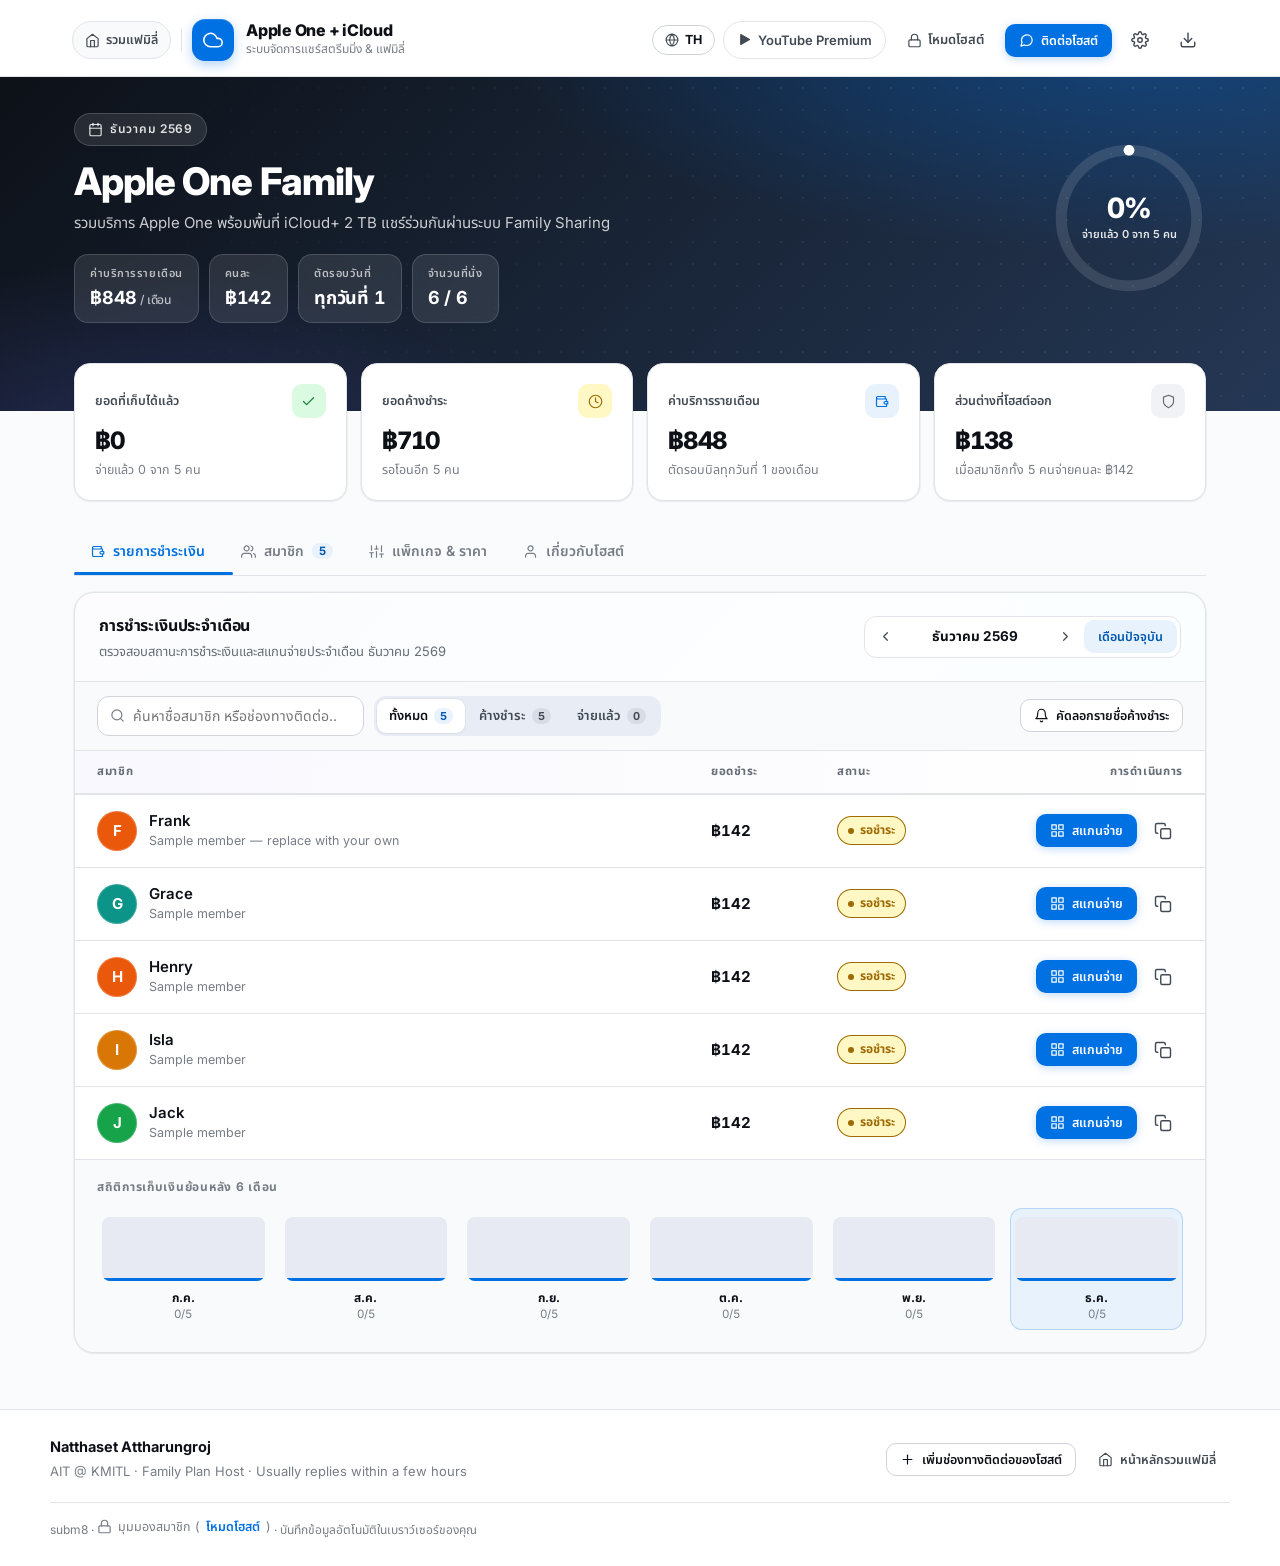
<file: apple/index.html>
<!DOCTYPE html>
<html lang="th" data-theme="apple">
<head>
  <meta charset="UTF-8">
  <meta name="viewport" content="width=device-width, initial-scale=1.0, maximum-scale=5.0, viewport-fit=cover">
  <meta name="theme-color" content="#0d1118">
  <meta name="apple-mobile-web-app-capable" content="yes">
  <meta name="apple-mobile-web-app-status-bar-style" content="black-translucent">
  <title>Apple One Family — Payments &amp; Members | subm8</title>
  <meta name="description" content="Manage your Apple One + iCloud family plan: track monthly payments, members, and contact your host.">
  <link rel="preconnect" href="https://fonts.googleapis.com">
  <link rel="preconnect" href="https://fonts.gstatic.com" crossorigin>
  <link href="https://fonts.googleapis.com/css2?family=Inter:wght@400;500;600;700;800&family=Noto+Sans+Thai:wght@400;500;600;700&display=swap" rel="stylesheet">
  <link rel="stylesheet" href="../shared/app.css">
</head>
<body>
  <div id="app"></div>
  <noscript>This app needs JavaScript to run.</noscript>
  <script src="../shared/core.js"></script>
  <script src="config.js"></script>
  <script src="../shared/site.js"></script>
</body>
</html>
</file>
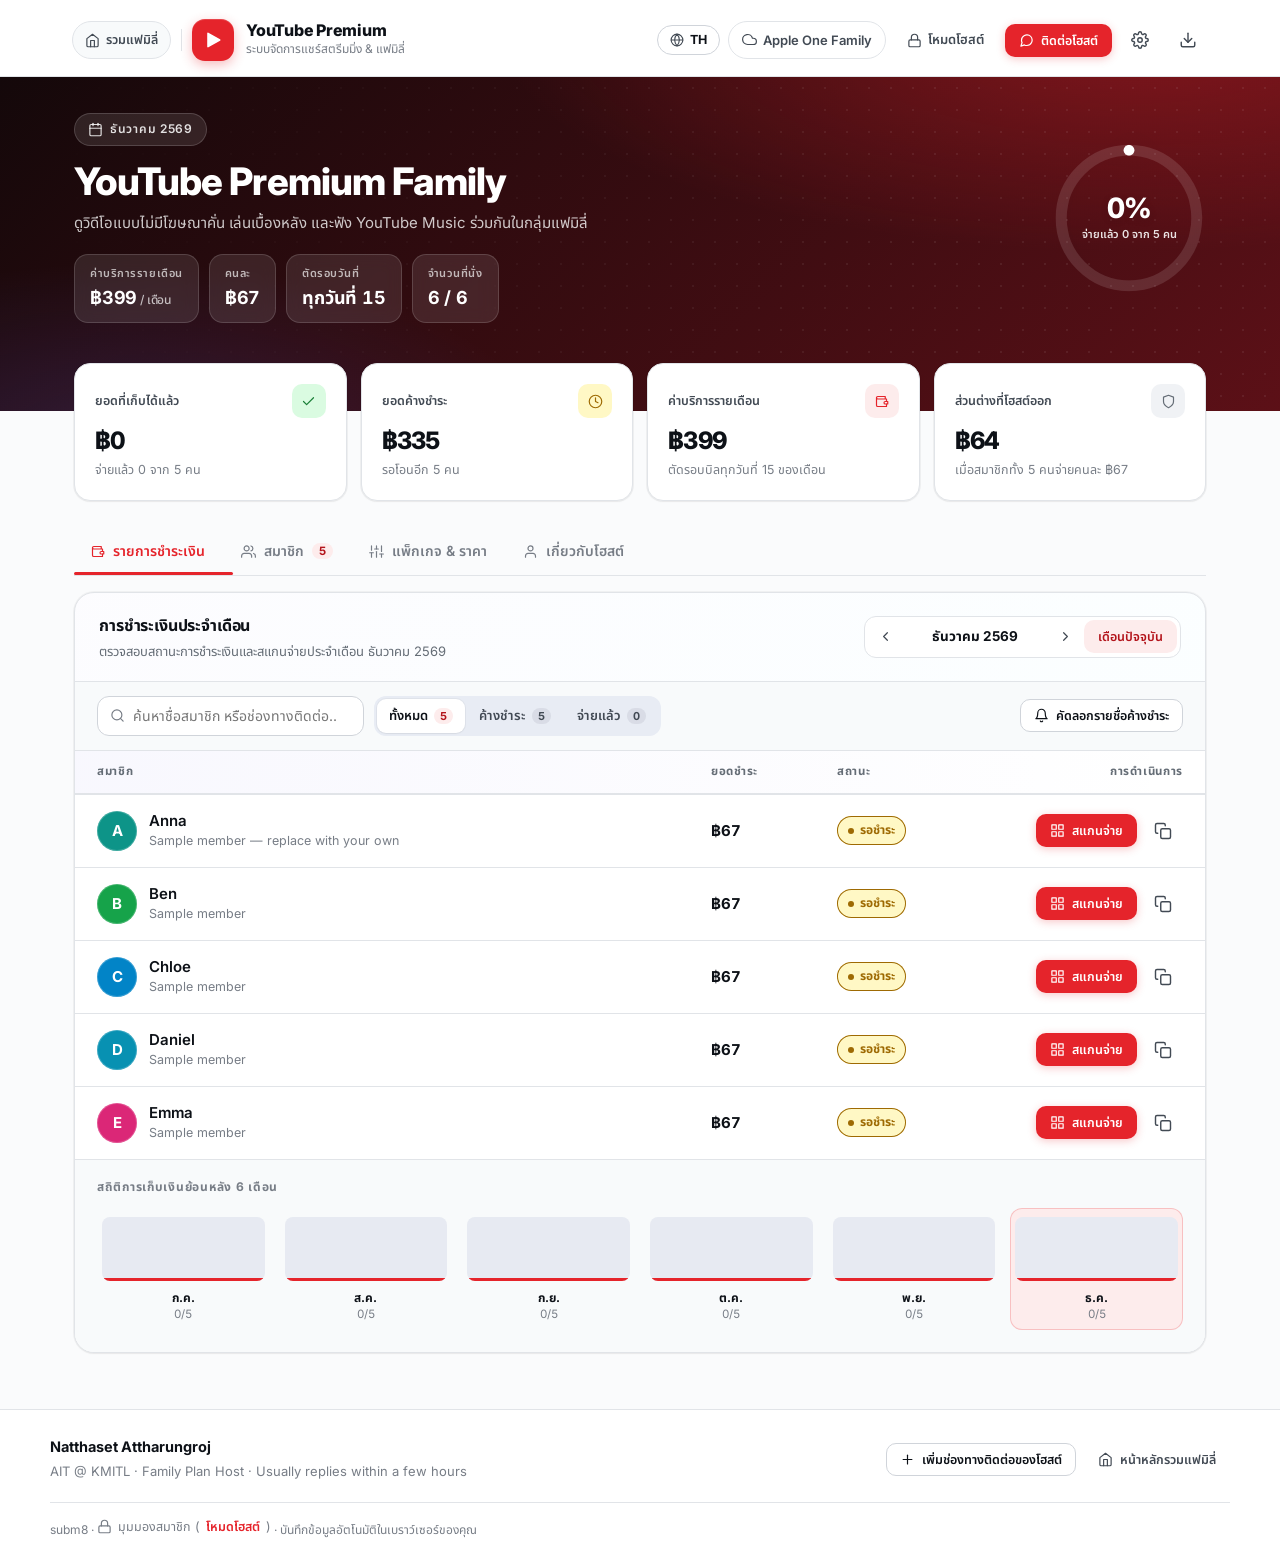
<file: youtube/index.html>
<!DOCTYPE html>
<html lang="th" data-theme="youtube">
<head>
  <meta charset="UTF-8">
  <meta name="viewport" content="width=device-width, initial-scale=1.0, maximum-scale=5.0, viewport-fit=cover">
  <meta name="theme-color" content="#14080a">
  <meta name="apple-mobile-web-app-capable" content="yes">
  <meta name="apple-mobile-web-app-status-bar-style" content="black-translucent">
  <title>YouTube Premium Family — Payments &amp; Members | subm8</title>
  <meta name="description" content="Manage your YouTube Premium family plan: track monthly payments, members, and contact your host.">
  <link rel="preconnect" href="https://fonts.googleapis.com">
  <link rel="preconnect" href="https://fonts.gstatic.com" crossorigin>
  <link href="https://fonts.googleapis.com/css2?family=Inter:wght@400;500;600;700;800&family=Noto+Sans+Thai:wght@400;500;600;700&display=swap" rel="stylesheet">
  <link rel="stylesheet" href="../shared/app.css">
</head>
<body>
  <div id="app"></div>
  <noscript>This app needs JavaScript to run.</noscript>
  <script src="../shared/core.js"></script>
  <script src="config.js"></script>
  <script src="../shared/site.js"></script>
</body>
</html>
</file>
<file: shared/app.css>
/* ==========================================================================
   subm8 — Shared Design System & Minimalist Bento UI
   Clean, modern, responsive for iPhone & desktop.
   ========================================================================== */

:root {
  --font: 'Inter', 'Noto Sans Thai', -apple-system, BlinkMacSystemFont, 'Segoe UI', sans-serif;

  --bg: #fafbfc;
  --surface: #ffffff;
  --surface-2: #f8fafb;
  --surface-3: #f0f2f5;
  --border: #e1e4e8;
  --border-strong: #d0d4da;
  --text: #0d1117;
  --text-2: #424a54;
  --text-3: #656d76;
  --muted: #777d86;

  --accent: #4f46e5;
  --accent-dark: #3730a3;
  --accent-soft: #eef0ff;
  --hero-from: #0f1428;
  --hero-to: #252a64;

  --green: #1a7f37;
  --green-soft: #dafbe1;
  --amber: #9e6a03;
  --amber-soft: #fff8c5;
  --red: #da3633;
  --red-soft: #ffebe6;

  --r-sm: 8px;
  --r-md: 12px;
  --r-lg: 16px;
  --r-xl: 20px;
  --r-pill: 999px;

  --shadow-xs: 0 0 0 1px rgba(0, 0, 0, .04), 0 1px 2px rgba(0, 0, 0, .04);
  --shadow-sm: 0 0 0 1px rgba(0, 0, 0, .05), 0 2px 8px rgba(0, 0, 0, .06);
  --shadow-md: 0 0 0 1px rgba(0, 0, 0, .05), 0 6px 16px rgba(0, 0, 0, .08);
  --shadow-lg: 0 0 0 1px rgba(0, 0, 0, .05), 0 12px 32px rgba(0, 0, 0, .12);
  --ease: cubic-bezier(.22, 1, .36, 1);
  --spring: cubic-bezier(.34, 1.56, .64, 1);
}

[data-theme="youtube"] {
  --accent: #e5242b;
  --accent-dark: #b3141b;
  --accent-soft: #fdecec;
  --hero-from: #14080a;
  --hero-to: #5c1017;
}

[data-theme="apple"] {
  --accent: #0071e3;
  --accent-dark: #0058b0;
  --accent-soft: #e8f2fd;
  --hero-from: #0d1118;
  --hero-to: #243754;
}

*, *::before, *::after {
  box-sizing: border-box;
  margin: 0;
  padding: 0;
  -webkit-tap-highlight-color: transparent;
}

html {
  scroll-behavior: smooth;
  overflow-x: hidden;
  width: 100%;
  max-width: 100vw;
  -webkit-text-size-adjust: 100%;
}

body {
  font-family: var(--font);
  background: var(--bg);
  color: var(--text);
  line-height: 1.55;
  font-size: 15px;
  -webkit-font-smoothing: antialiased;
  word-break: keep-all;
  overflow-wrap: break-word;
  min-height: 100vh;
  min-height: 100dvh;
  overflow-x: hidden;
  width: 100%;
  max-width: 100vw;
  display: flex;
  flex-direction: column;
}

h1, h2, h3, .panel-title, .bento-name, .bento-edu-title {
  text-wrap: balance;
  word-break: keep-all;
}

p, .panel-desc, .bento-bio, .site-card p, .hero p {
  text-wrap: pretty;
  word-break: keep-all;
  overflow-wrap: break-word;
}

#app { flex: 1; display: flex; flex-direction: column; width: 100%; max-width: 100vw; overflow-x: hidden; }
button { font-family: inherit; cursor: pointer; border: 0; background: none; color: inherit; touch-action: manipulation; }
a { color: inherit; text-decoration: none; touch-action: manipulation; }
:focus-visible { outline: 2px solid var(--accent); outline-offset: 2px; border-radius: 8px; }

.ic { width: 18px; height: 18px; flex: none; }
.ic.sm { width: 15px; height: 15px; }
.ic.lg { width: 22px; height: 22px; }

.container {
  width: 100%;
  max-width: 1180px;
  margin: 0 auto;
  padding-left: max(24px, env(safe-area-inset-left, 0px));
  padding-right: max(24px, env(safe-area-inset-right, 0px));
}

.text-green { color: var(--green); }
.text-amber { color: var(--amber); }

/* ---------- Top bar (with generous safe-area & edge spacing) ---------- */
.topbar {
  position: sticky;
  top: 0;
  z-index: 50;
  padding-top: max(env(safe-area-inset-top, 0px), 16px);
  padding-bottom: 12px;
  background: rgba(255, 255, 255, .88);
  backdrop-filter: saturate(180%) blur(18px);
  -webkit-backdrop-filter: saturate(180%) blur(18px);
  border-bottom: 1px solid var(--border);
}
.topbar > .container {
  padding-left: max(22px, env(safe-area-inset-left, 0px));
  padding-right: max(22px, env(safe-area-inset-right, 0px));
}
.topbar-inner {
  display: flex;
  align-items: center;
  gap: 12px;
  min-height: 48px;
}
.brand-group { display: flex; align-items: center; gap: 10px; min-width: 0; }
.hub-back {
  display: inline-flex; align-items: center; gap: 6px;
  padding: 8px 12px; border-radius: var(--r-pill);
  font-size: 12.5px; font-weight: 600; color: var(--text-2);
  background: var(--surface-2); border: 1px solid var(--border);
  transition: transform .2s var(--ease), background .15s, border-color .15s;
  white-space: nowrap;
}
.hub-back:hover { color: var(--text); border-color: var(--border-strong); background: var(--surface); transform: translateY(-1px); }
.hub-back:active { transform: scale(.95); }
.topbar-div { width: 1px; height: 22px; background: var(--border); flex: none; }

.brand { display: flex; align-items: center; gap: 12px; min-width: 0; transition: transform .2s var(--ease); }
.brand:active { transform: scale(.97); }
.brand-logo {
  width: 42px; height: 42px; border-radius: 13px; flex: none;
  display: grid; place-items: center; color: #fff;
  background: var(--accent);
  box-shadow: 0 4px 12px color-mix(in srgb, var(--accent) 30%, transparent), inset 0 1px 0 rgba(255,255,255,.15);
}
.brand-logo svg { width: 20px; height: 20px; }
.brand-name { font-weight: 800; font-size: 16px; letter-spacing: -.015em; line-height: 1.2; white-space: nowrap; }
.brand-sub { font-size: 12px; color: var(--muted); white-space: nowrap; }

.topbar-spacer { flex: 1; }
.topbar-actions { display: flex; align-items: center; gap: 8px; }

.site-switch {
  display: inline-flex; align-items: center; gap: 6px;
  padding: 8px 13px; border-radius: var(--r-pill);
  font-size: 13px; font-weight: 600; color: var(--text-2);
  border: 1px solid var(--border); background: var(--surface);
  transition: transform .2s var(--ease), border-color .15s, color .15s, box-shadow .15s;
  white-space: nowrap;
}
.site-switch:hover { border-color: var(--border-strong); color: var(--text); box-shadow: var(--shadow-xs); transform: translateY(-1px); }
.site-switch:active { transform: scale(.95); }

/* ---------- Buttons & Copy Feedback ---------- */
.btn {
  display: inline-flex; align-items: center; justify-content: center; gap: 7px;
  padding: 10px 16px; border-radius: 11px;
  font-size: 13.5px; font-weight: 600; line-height: 1.2;
  border: 1px solid transparent; white-space: nowrap;
  transition: transform .2s var(--ease), box-shadow .2s var(--ease), background .15s, border-color .15s, color .15s;
}
.btn:active { transform: scale(.96); }
.btn-primary { background: var(--accent); color: #fff; box-shadow: 0 2px 8px color-mix(in srgb, var(--accent) 25%, transparent); }
.btn-primary:hover { background: var(--accent-dark); box-shadow: 0 4px 14px color-mix(in srgb, var(--accent) 30%, transparent); transform: translateY(-1px); }
.btn-primary:active { transform: scale(.96); }
.btn-secondary { background: var(--surface); border-color: var(--border-strong); color: var(--text); }
.btn-secondary:hover { background: var(--surface-2); border-color: #bcc4d4; }
.btn-ghost { color: var(--text-2); }
.btn-ghost:hover { background: rgba(15, 23, 42, .05); color: var(--text); }
.btn-soft { background: var(--accent-soft); color: var(--accent-dark); }
.btn-soft:hover { background: color-mix(in srgb, var(--accent) 18%, white); }
.btn-success { background: var(--green); color: #fff; box-shadow: 0 2px 8px rgba(18, 161, 80, .25); }
.btn-success:hover { background: #0e8a43; }
.btn-danger { background: var(--red-soft); color: var(--red); border-color: color-mix(in srgb, var(--red) 18%, transparent); }
.btn-danger:hover { background: #fbd9dd; }
.btn-sm { padding: 8px 13px; font-size: 12.5px; border-radius: 10px; }
.btn-block { width: 100%; }
.btn[disabled] { opacity: .5; pointer-events: none; }

.icon-btn {
  width: 40px; height: 40px; border-radius: 11px;
  display: inline-grid; place-items: center; color: var(--text-2);
  transition: transform .2s var(--ease), background .15s, color .15s;
}
.icon-btn:hover { background: rgba(15, 23, 42, .06); color: var(--text); }
.icon-btn:active { transform: scale(.92); }

/* Animated Copy Button Checkmark + Tooltip Feedback ("คัดลอกแล้ว!") */
.is-copied {
  position: relative;
  color: var(--green) !important;
  background: var(--green-soft) !important;
  border-color: color-mix(in srgb, var(--green) 30%, transparent) !important;
  transform: scale(1.04);
}
.is-copied svg {
  color: var(--green) !important;
  animation: check-pop .26s var(--spring);
}
.is-copied::after {
  content: attr(data-copied-tip);
  position: absolute;
  bottom: calc(100% + 7px);
  left: 50%;
  transform: translateX(-50%);
  background: #0f172a;
  color: #ffffff;
  font-size: 11px;
  font-weight: 700;
  line-height: 1.2;
  padding: 4px 9px;
  border-radius: 7px;
  white-space: nowrap;
  pointer-events: none;
  box-shadow: var(--shadow-sm);
  z-index: 80;
  animation: tip-pop .22s var(--spring);
}
@keyframes check-pop {
  0% { transform: scale(.5) rotate(-15deg); opacity: 0; }
  100% { transform: scale(1) rotate(0); opacity: 1; }
}
@keyframes tip-pop {
  0% { opacity: 0; transform: translateX(-50%) translateY(5px) scale(.9); }
  100% { opacity: 1; transform: translateX(-50%) translateY(0) scale(1); }
}

/* ---------- Hero & Circular Progress Ring ---------- */
.hero {
  background:
    radial-gradient(900px 320px at 88% -15%, color-mix(in srgb, var(--accent) 38%, transparent), transparent 70%),
    radial-gradient(600px 260px at 10% 110%, rgba(99, 102, 241, .18), transparent 70%),
    linear-gradient(135deg, var(--hero-from), var(--hero-to));
  color: #fff;
  padding: 36px 0 88px;
  position: relative;
  overflow: hidden;
}
.hero::after {
  content: ''; position: absolute; inset: 0; pointer-events: none;
  background-image: radial-gradient(rgba(255, 255, 255, .07) 1px, transparent 1px);
  background-size: 22px 22px;
  mask-image: linear-gradient(90deg, transparent, #000 70%);
  -webkit-mask-image: linear-gradient(90deg, transparent, #000 70%);
}
.hero-inner { position: relative; z-index: 1; display: flex; align-items: center; justify-content: space-between; gap: 32px; flex-wrap: wrap; }
.hero-eyebrow {
  display: inline-flex; align-items: center; gap: 7px; font-size: 12px; font-weight: 600;
  letter-spacing: .06em; text-transform: uppercase; color: rgba(255, 255, 255, .86);
  padding: 6px 13px; border-radius: var(--r-pill); background: rgba(255, 255, 255, .1); border: 1px solid rgba(255, 255, 255, .16);
}
.hero h1 { font-size: clamp(26px, 4.2vw, 38px); font-weight: 800; letter-spacing: -.025em; line-height: 1.14; margin: 14px 0 8px; }
.hero p { color: rgba(255, 255, 255, .78); max-width: 540px; font-size: 15px; }
.hero-chips { display: flex; gap: 10px; flex-wrap: wrap; margin-top: 20px; }
.hero-chip {
  padding: 10px 15px; border-radius: 14px; background: rgba(255, 255, 255, .10);
  border: 1px solid rgba(255, 255, 255, .15); backdrop-filter: blur(8px);
  -webkit-backdrop-filter: blur(8px);
  text-align: left;
}
.hero-chip .k { font-size: 11px; color: rgba(255, 255, 255, .68); text-transform: uppercase; letter-spacing: .05em; font-weight: 600; }
.hero-chip .v { font-size: 18px; font-weight: 700; letter-spacing: -.01em; margin-top: 2px; font-variant-numeric: tabular-nums; }

/* Circular Progress Ring — centered & sized so "จ่ายแล้ว 5 จาก 5 คน" stays on 1 line */
.ring-wrap {
  position: relative;
  width: 154px;
  height: 154px;
  flex: none;
}
.ring-wrap svg {
  width: 100%;
  height: 100%;
  transform: rotate(-90deg);
  filter: drop-shadow(0 4px 12px rgba(0, 0, 0, .15));
}
.ring-bg {
  fill: none;
  stroke: rgba(255, 255, 255, .12);
  stroke-width: 7;
}
.ring-fg {
  fill: none;
  stroke: #fff;
  stroke-width: 7;
  stroke-linecap: round;
  transition: stroke-dasharray .5s var(--ease);
}
.ring-label {
  position: absolute;
  inset: 0;
  display: flex;
  flex-direction: column;
  align-items: center;
  justify-content: center;
  text-align: center;
  padding: 14px;
}
.ring-label b {
  font-size: 28px;
  font-weight: 800;
  letter-spacing: -.03em;
  line-height: 1;
  font-variant-numeric: tabular-nums;
  text-shadow: 0 2px 8px rgba(0, 0, 0, .12);
}
.ring-label span {
  font-size: 11px;
  font-weight: 600;
  color: rgba(255, 255, 255, .88);
  margin-top: 6px;
  white-space: nowrap;
  line-height: 1.2;
}

/* ---------- KPI ---------- */
.kpis {
  display: grid; grid-template-columns: repeat(4, 1fr); gap: 14px;
  margin-top: -48px; position: relative; z-index: 2;
}
.kpi {
  background: var(--surface); border: 1px solid var(--border); border-radius: var(--r-lg);
  padding: 20px; box-shadow: var(--shadow-xs);
  transition: transform .2s var(--ease), box-shadow .2s var(--ease), border-color .15s;
}
.kpi:hover { transform: translateY(-3px); box-shadow: var(--shadow-md); border-color: var(--accent); }
.kpi-top { display: flex; align-items: center; justify-content: space-between; margin-bottom: 10px; }
.kpi-label { font-size: 12.5px; font-weight: 600; color: var(--text-2); }
.kpi-ic { width: 34px; height: 34px; border-radius: 10px; display: grid; place-items: center; }
.kpi-ic.green { background: var(--green-soft); color: var(--green); }
.kpi-ic.amber { background: var(--amber-soft); color: var(--amber); }
.kpi-ic.accent { background: var(--accent-soft); color: var(--accent); }
.kpi-ic.slate { background: var(--surface-3); color: var(--text-3); }
.kpi-value { font-size: 24px; font-weight: 800; letter-spacing: -.03em; line-height: 1.1; font-variant-numeric: tabular-nums; }
.kpi-sub { font-size: 12.5px; color: var(--muted); margin-top: 6px; }

/* ==========================================================================
   "About Me" Minimalist Bento Grid Section & Avatar Easter Egg
   ========================================================================== */
.about-bento-wrap {
  margin-top: 32px;
  scroll-margin-top: 90px;
}
.about-section-head {
  display: flex; align-items: center; justify-content: space-between; margin-bottom: 14px;
}
.about-eyebrow {
  display: inline-flex; align-items: center; gap: 7px;
  font-size: 11.5px; font-weight: 700; letter-spacing: .08em; text-transform: uppercase;
  color: var(--text-2); background: var(--surface); border: 1px solid var(--border-strong);
  padding: 6px 13px; border-radius: var(--r-pill); box-shadow: var(--shadow-xs);
}
.about-eyebrow .ic { color: var(--accent); }

.bento-grid {
  display: grid;
  grid-template-columns: repeat(12, 1fr);
  gap: 16px;
}

.bento-card {
  background: var(--surface);
  border: 1px solid var(--border);
  border-radius: var(--r-xl);
  padding: 24px;
  box-shadow: var(--shadow-xs);
  position: relative;
  overflow: hidden;
  transition: transform .25s var(--ease), box-shadow .2s var(--ease), border-color .15s;
}
.bento-card:hover {
  transform: translateY(-3px);
  box-shadow: var(--shadow-md);
  border-color: var(--accent);
}

.about-bento-wrap.vibe-glow .bento-profile {
  background:
    radial-gradient(480px 220px at 100% 0%, rgba(99, 102, 241, .06), transparent 70%),
    var(--surface);
}

/* Secret Vibe Mode (unlocked after 5 quick taps on the avatar) */
.about-bento-wrap.secret-vibe-mode .bento-profile {
  border-color: #818cf8;
  background:
    radial-gradient(420px 200px at 100% 0%, rgba(168, 85, 247, .12), transparent 70%),
    radial-gradient(420px 200px at 0% 100%, rgba(56, 189, 248, .12), transparent 70%),
    var(--surface);
  box-shadow: 0 12px 34px rgba(99, 102, 241, .16);
}
.about-bento-wrap.secret-vibe-mode .bento-photo-frame {
  background: linear-gradient(135deg, #4f46e5, #ec4899, #06b6d4);
  box-shadow: 0 8px 24px rgba(236, 72, 153, .3);
}

/* 1. Profile Hero Card (7 cols) */
.bento-profile {
  grid-column: span 7;
  display: flex;
  flex-direction: column;
  justify-content: space-between;
  gap: 16px;
}
.bento-profile-top {
  display: flex;
  align-items: center;
  gap: 18px;
}
.bento-photo-frame {
  position: relative;
  width: 88px;
  height: 88px;
  border-radius: 22px;
  padding: 2.5px;
  background: linear-gradient(135deg, #4f46e5, #818cf8);
  box-shadow: 0 6px 18px rgba(79, 70, 229, .18);
  flex: none;
  cursor: pointer;
  transition: transform .22s var(--spring), box-shadow .2s;
}
.bento-photo-frame:hover {
  transform: scale(1.03);
}
.bento-photo-frame:active {
  transform: scale(.93);
}
.bento-photo-frame.avatar-wiggle {
  animation: avatar-wiggle .42s var(--spring);
}
@keyframes avatar-wiggle {
  0% { transform: scale(1) rotate(0deg); }
  25% { transform: scale(.92) rotate(-7deg); }
  60% { transform: scale(1.07) rotate(6deg); }
  80% { transform: scale(.98) rotate(-2deg); }
  100% { transform: scale(1) rotate(0deg); }
}
.bento-photo {
  width: 100%;
  height: 100%;
  object-fit: cover;
  border-radius: 19.5px;
  background: #1e1b4b;
  display: block;
  pointer-events: none;
}
.avatar-tap-badge {
  position: absolute;
  top: -6px;
  right: -6px;
  background: #4f46e5;
  color: #fff;
  font-size: 10.5px;
  font-weight: 800;
  padding: 2px 6.5px;
  border-radius: 99px;
  box-shadow: 0 4px 10px rgba(79, 70, 229, .35);
  border: 2px solid var(--surface);
  opacity: 0;
  transform: scale(.6);
  pointer-events: none;
  transition: opacity .15s, transform .2s var(--spring);
}
.avatar-tap-badge.show {
  opacity: 1;
  transform: scale(1);
}

.about-pass-trigger {
  display: inline-flex;
  align-items: center;
  gap: 6px;
  padding: 6px 12px;
  min-height: 34px;
  border-radius: var(--r-pill);
  font-size: 12px;
  font-weight: 700;
  background: var(--surface);
  color: var(--accent-dark);
  border: 1px solid color-mix(in srgb, var(--accent) 28%, var(--border));
  box-shadow: var(--shadow-xs);
  transition: transform .18s var(--ease), background .15s, border-color .15s;
}
.about-pass-trigger .ic {
  width: 14px;
  height: 14px;
  color: var(--accent);
}
.about-pass-trigger:hover {
  background: var(--accent-soft);
  border-color: var(--accent);
}
.about-pass-trigger:active {
  transform: scale(.95);
}

.bento-card.is-interactive {
  cursor: pointer;
}
.bento-card.is-interactive:active {
  transform: scale(.97);
}
.bento-tap-hint {
  font-size: 11px;
  font-weight: 600;
  color: var(--muted);
}

.bento-profile-info {
  flex: 1;
  min-width: 0;
}

/* Live Status Pill — fits & wraps cleanly without cutting off text */
.status-live-pill {
  display: inline-flex;
  align-items: center;
  gap: 8px;
  padding: 6px 12px;
  min-height: 34px;
  border-radius: var(--r-pill);
  background: #f0fdf4;
  border: 1px solid #bbf7d0;
  color: #15803d;
  font-size: 12.5px;
  font-weight: 600;
  margin-bottom: 8px;
  max-width: 100%;
  text-align: left;
  transition: transform .2s var(--ease), background .15s;
}
.status-live-pill:hover {
  background: #dcfce7;
}
.status-live-pill:active {
  transform: scale(.95);
}
.status-pulse {
  width: 7px;
  height: 7px;
  border-radius: 50%;
  background: #16a34a;
  flex: none;
  box-shadow: 0 0 0 0 rgba(22, 163, 74, .6);
  animation: pulse-green 2.2s infinite;
}
@keyframes pulse-green {
  0% { box-shadow: 0 0 0 0 rgba(22, 163, 74, .55); }
  70% { box-shadow: 0 0 0 6px rgba(22, 163, 74, 0); }
  100% { box-shadow: 0 0 0 0 rgba(22, 163, 74, 0); }
}
.status-live-text {
  line-height: 1.3;
  word-break: keep-all;
  overflow-wrap: break-word;
}

.bento-name {
  font-size: clamp(20px, 2.5vw, 24px);
  font-weight: 800;
  letter-spacing: -.025em;
  line-height: 1.2;
  color: var(--text);
}
.bento-role-row {
  display: flex;
  align-items: center;
  gap: 8px;
  flex-wrap: wrap;
  margin-top: 8px;
}
.bento-tag-chip {
  display: inline-flex;
  align-items: center;
  gap: 6px;
  padding: 4px 11px;
  border-radius: var(--r-pill);
  font-size: 12px;
  font-weight: 600;
  background: var(--surface-2);
  color: var(--text);
  border: 1px solid var(--border-strong);
}
.bento-tag-chip .ic { color: var(--accent); width: 14px; height: 14px; }
.bento-tag-chip.soft {
  background: #f8fafc;
  color: var(--text-2);
  border-color: var(--border);
}
.bento-bio {
  font-size: 14px;
  color: var(--text-2);
  line-height: 1.6;
  background: var(--surface-2);
  padding: 12px 15px;
  border-radius: 14px;
  border: 1px solid var(--border);
}

/* 2. Age & Birthday Card (5 cols) */
.bento-stat-card {
  grid-column: span 5;
  display: flex;
  flex-direction: column;
  justify-content: space-between;
  gap: 12px;
}
.bento-card-head {
  display: flex;
  align-items: center;
  justify-content: space-between;
  gap: 8px;
}
.bento-kicker {
  display: inline-flex;
  align-items: center;
  gap: 6px;
  font-size: 11px;
  font-weight: 700;
  letter-spacing: .07em;
  text-transform: uppercase;
  color: var(--muted);
}
.bento-kicker .ic { width: 14px; height: 14px; color: var(--text-2); }
.bento-mini-badge {
  font-size: 11px;
  font-weight: 700;
  padding: 3px 9px;
  border-radius: var(--r-pill);
  background: var(--surface-2);
  color: var(--text-2);
  border: 1px solid var(--border-strong);
}
.bento-mini-badge.neon {
  background: var(--accent-soft);
  color: var(--accent-dark);
  border-color: color-mix(in srgb, var(--accent) 22%, transparent);
}
.bento-age-row {
  display: flex;
  align-items: center;
  gap: 16px;
}
.bento-big-num {
  font-size: 46px;
  font-weight: 800;
  letter-spacing: -.04em;
  line-height: 1;
  color: var(--text);
  font-variant-numeric: tabular-nums;
}
.bento-age-meta b {
  display: block;
  font-size: 15.5px;
  font-weight: 700;
}
.bento-age-meta span {
  font-size: 13.5px;
  color: var(--text-2);
}
.bento-sub-pill {
  display: inline-flex;
  align-items: center;
  align-self: flex-start;
  padding: 6px 12px;
  border-radius: 10px;
  background: var(--surface-2);
  border: 1px solid var(--border);
  font-size: 12.5px;
  font-weight: 600;
  color: var(--text-2);
}

/* 3. Education Card (4 cols) */
.bento-edu-card {
  grid-column: span 4;
  display: flex;
  flex-direction: column;
  justify-content: space-between;
  gap: 10px;
}
.bento-edu-title {
  font-size: 16px;
  font-weight: 800;
  letter-spacing: -.015em;
  line-height: 1.3;
  color: var(--text);
}
.bento-edu-sub {
  font-size: 13px;
  color: var(--text-2);
  line-height: 1.45;
}
.bento-edu-tags {
  display: flex;
  gap: 6px;
  flex-wrap: wrap;
  margin-top: 4px;
}
.bento-edu-tags span {
  font-size: 11.5px;
  font-weight: 600;
  padding: 4px 10px;
  border-radius: var(--r-pill);
  background: var(--surface-2);
  border: 1px solid var(--border);
  color: var(--text-2);
}

/* 4. Minimalist Skill / Interest Pills Card (4 cols) */
.bento-stickers-card {
  grid-column: span 4;
  display: flex;
  flex-direction: column;
  justify-content: space-between;
  gap: 12px;
}
.sticker-cloud {
  display: flex;
  flex-wrap: wrap;
  gap: 8px;
}
.sticker-pill {
  display: inline-flex;
  align-items: center;
  gap: 7px;
  padding: 8px 13px;
  min-height: 38px;
  border-radius: 11px;
  font-size: 12.5px;
  font-weight: 600;
  background: var(--surface-2);
  border: 1px solid var(--border-strong);
  color: var(--text-2);
  transition: transform .2s var(--ease), background .15s, border-color .15s, color .15s;
}
.sticker-pill .ic { width: 14px; height: 14px; color: var(--muted); transition: color .15s; }
.sticker-pill:hover {
  transform: translateY(-1px);
  border-color: var(--text-2);
  color: var(--text);
}
.sticker-pill:hover .ic { color: var(--text); }
.sticker-pill:active {
  transform: scale(.95);
}
.sticker-pill.active {
  background: var(--accent-soft);
  border-color: color-mix(in srgb, var(--accent) 35%, transparent);
  color: var(--accent-dark);
}
.sticker-pill.active .ic {
  color: var(--accent);
}

/* 5. Interactive Quote & Equalizer Card (4 cols) */
.bento-vibe-card {
  grid-column: span 4;
  display: flex;
  flex-direction: column;
  justify-content: space-between;
  gap: 12px;
}
.bento-quote {
  background: var(--surface-2);
  border: 1px solid var(--border);
  border-radius: 14px;
  padding: 12px 14px;
  cursor: pointer;
  transition: transform .2s var(--ease), border-color .15s;
}
.bento-quote:hover {
  border-color: var(--border-strong);
}
.bento-quote:active {
  transform: scale(.98);
}
.bento-quote p {
  font-size: 13px;
  font-weight: 600;
  color: var(--text);
  line-height: 1.45;
}
.bento-quote footer {
  font-size: 11.5px;
  font-weight: 600;
  color: var(--muted);
  margin-top: 6px;
}

.bento-vibe-actions {
  display: flex;
  flex-wrap: wrap;
  gap: 8px;
}
.bento-btn {
  display: inline-flex;
  align-items: center;
  justify-content: center;
  gap: 6px;
  padding: 8px 12px;
  min-height: 38px;
  border-radius: 10px;
  font-size: 12.5px;
  font-weight: 600;
  background: var(--surface-2);
  border: 1px solid var(--border-strong);
  color: var(--text-2);
  transition: transform .2s var(--ease), background .15s, border-color .15s, color .15s;
}
.bento-btn .ic { width: 14px; height: 14px; }
.bento-btn:hover {
  background: var(--surface);
  border-color: var(--text-2);
  color: var(--text);
}
.bento-btn:active {
  transform: scale(.95);
}
.bento-btn.active {
  background: var(--accent-soft);
  border-color: color-mix(in srgb, var(--accent) 30%, transparent);
  color: var(--accent-dark);
}
.bento-btn.copy-btn.copied {
  background: var(--green-soft);
  border-color: color-mix(in srgb, var(--green) 30%, transparent);
  color: var(--green);
}

/* Equalizer Visualizer Bars */
.eq-bars {
  display: inline-flex;
  align-items: flex-end;
  gap: 3px;
  height: 14px;
}
.eq-bars span {
  width: 2.5px;
  height: 4px;
  border-radius: 99px;
  background: var(--muted);
  transition: height .2s;
}
.eq-bars.playing span:nth-child(1) { animation: eq-bounce .75s ease-in-out infinite alternate; }
.eq-bars.playing span:nth-child(2) { animation: eq-bounce .55s ease-in-out .15s infinite alternate; }
.eq-bars.playing span:nth-child(3) { animation: eq-bounce .68s ease-in-out .3s infinite alternate; }
.eq-bars.playing span:nth-child(4) { animation: eq-bounce .58s ease-in-out .1s infinite alternate; }
@keyframes eq-bounce {
  0% { height: 4px; background: var(--muted); }
  100% { height: 14px; background: var(--accent); }
}

.pop-anim {
  animation: spring-pop .28s var(--spring);
}
@keyframes spring-pop {
  0% { transform: scale(.95); }
  60% { transform: scale(1.02); }
  100% { transform: scale(1); }
}

/* ---------- Tabs & Smooth Moving Indicator ---------- */
.tabs {
  position: relative;
  display: flex;
  gap: 4px;
  margin: 28px 0 16px;
  border-bottom: 1px solid var(--border);
  overflow-x: auto;
  -webkit-overflow-scrolling: touch;
}
.tab {
  position: relative;
  display: inline-flex;
  align-items: center;
  gap: 8px;
  padding: 12px 16px;
  font-size: 14px;
  font-weight: 600;
  color: var(--muted);
  border-bottom: 2px solid transparent;
  margin-bottom: -1px;
  white-space: nowrap;
  transition: color .2s var(--ease), transform .18s var(--ease);
}
.tab:hover { color: var(--text); }
.tab:active { transform: scale(.96); }
.tab.active { color: var(--accent); }
.tab-indicator {
  position: absolute;
  bottom: 0;
  left: 0;
  height: 2.5px;
  background: var(--accent);
  border-radius: 99px;
  pointer-events: none;
  z-index: 2;
}
.tab .count {
  font-size: 11.5px; padding: 1px 7px; border-radius: var(--r-pill);
  background: var(--accent-soft); color: var(--accent-dark); font-weight: 700;
}

/* Smooth Tab Content Enter Animation */
.tab-stage.tab-enter {
  animation: tab-slide-in .26s var(--ease) both;
}
@keyframes tab-slide-in {
  from {
    opacity: 0;
    transform: translateY(6px);
  }
  to {
    opacity: 1;
    transform: translateY(0);
  }
}

/* ---------- Panels ---------- */
.panel {
  background: var(--surface); border: 1px solid var(--border);
  border-radius: var(--r-xl); box-shadow: var(--shadow-xs); overflow: hidden;
  transition: box-shadow .2s var(--ease);
}
.panel.anim { animation: tab-slide-in .26s var(--ease); }
.panel:hover { box-shadow: var(--shadow-sm); }

.panel-head {
  display: flex; align-items: center; justify-content: space-between; gap: 16px; flex-wrap: wrap;
  padding: 20px 24px; border-bottom: 1px solid var(--border);
  background: linear-gradient(135deg, rgba(79, 70, 229, .015), rgba(4, 211, 254, .015));
}
.panel-title { font-size: 16px; font-weight: 700; letter-spacing: -.01em; }
.panel-desc { font-size: 13px; color: var(--text-3); margin-top: 3px; }
.panel-body { padding: 24px; }

/* ---------- Month nav ---------- */
.month-nav {
  display: inline-flex; align-items: center; gap: 2px;
  border: 1px solid var(--border); border-radius: 12px; padding: 3px; background: var(--surface);
}
.month-label { min-width: 142px; text-align: center; font-weight: 700; font-size: 13.5px; padding: 0 6px; }
.month-nav .icon-btn { width: 34px; height: 34px; border-radius: 9px; }

/* ---------- Toolbar ---------- */
.toolbar {
  display: flex; align-items: center; justify-content: space-between; gap: 12px; flex-wrap: wrap;
  padding: 14px 22px; background: var(--surface-2); border-bottom: 1px solid var(--border);
}
.toolbar-left, .toolbar-right { display: flex; align-items: center; gap: 10px; flex-wrap: wrap; }

.search {
  display: flex; align-items: center; gap: 8px; min-width: 240px;
  background: var(--surface); border: 1px solid var(--border-strong); border-radius: 12px; padding: 0 12px; height: 40px;
  color: var(--muted); transition: border-color .15s, box-shadow .15s;
}
.search:focus-within { border-color: var(--accent); box-shadow: 0 0 0 3px color-mix(in srgb, var(--accent) 16%, transparent); }
.search input { border: 0; outline: 0; background: transparent; width: 100%; font: inherit; font-size: 14px; color: var(--text); }

.segmented { display: inline-flex; padding: 3px; background: #e8ecf4; border-radius: 12px; gap: 2px; }
.segmented button {
  display: inline-flex; align-items: center; gap: 6px;
  padding: 7px 12px; border-radius: 9px; font-size: 13px; font-weight: 600; color: var(--text-2);
  transition: transform .18s var(--ease), background .15s, color .15s, box-shadow .15s;
}
.segmented button:active { transform: scale(.96); }
.segmented button.active { background: var(--surface); color: var(--text); box-shadow: var(--shadow-xs); }
.seg-count {
  font-size: 11px; font-weight: 700; padding: 1px 6px; border-radius: var(--r-pill);
  background: rgba(15, 23, 42, .07); color: var(--text-2); font-variant-numeric: tabular-nums;
}
.segmented button.active .seg-count {
  background: var(--accent-soft); color: var(--accent-dark);
}

/* ---------- Rows / table ---------- */
.rows { display: flex; flex-direction: column; }
.row {
  display: grid;
  grid-template-columns: minmax(0, 2.2fr) 110px 150px minmax(180px, auto);
  align-items: center;
  gap: 16px;
  padding: 16px 22px;
  border-bottom: 1px solid var(--border);
  transition: background .15s, box-shadow .15s;
}
.row:last-child { border-bottom: 0; }
.row:not(.head):hover { background: var(--surface-3); }
.row.is-paid { background: linear-gradient(90deg, rgba(26, 127, 55, .04), transparent); }
.row.is-paid:hover { background: linear-gradient(90deg, rgba(26, 127, 55, .08), transparent); }
.row.head {
  padding-top: 12px; padding-bottom: 12px; background: linear-gradient(90deg, rgba(79, 70, 229, .04), transparent);
  font-size: 11.5px; font-weight: 700; letter-spacing: .06em; text-transform: uppercase; color: var(--text-3);
  border-bottom: 2px solid var(--border);
}
.row.members { grid-template-columns: minmax(0, 2fr) minmax(0, 1.6fr) 110px 140px; }
.row.members .acts { justify-content: flex-end; }

.who {
  display: flex;
  align-items: center;
  gap: 12px;
  flex: 1;
  min-width: 0;
}
.who-info {
  flex: 1;
  min-width: 0;
}
.avatar {
  width: 40px; height: 40px; border-radius: 50%; flex: none;
  display: grid; place-items: center; font-weight: 700; font-size: 15px; color: #fff;
  box-shadow: inset 0 0 0 1px rgba(255, 255, 255, .2);
}
.who-name {
  font-weight: 600;
  font-size: 15px;
  line-height: 1.3;
  color: var(--text);
  overflow-wrap: break-word;
}
.who-meta {
  font-size: 12.5px;
  color: var(--muted);
  white-space: nowrap;
  overflow: hidden;
  text-overflow: ellipsis;
  margin-top: 1px;
}
.amt { font-weight: 700; font-variant-numeric: tabular-nums; font-size: 15px; white-space: nowrap; }
.status-cell { display: flex; flex-direction: column; align-items: flex-start; gap: 3px; }
.paid-date { font-size: 11.5px; color: var(--muted); font-weight: 500; }
.acts { display: flex; align-items: center; gap: 6px; justify-content: flex-end; }

.badge {
  display: inline-flex; align-items: center; gap: 6px;
  padding: 5px 11px; border-radius: var(--r-pill); font-size: 12px; font-weight: 700; white-space: nowrap;
  box-shadow: inset 0 0 0 1px currentColor;
}
.badge::before { content: ''; width: 6px; height: 6px; border-radius: 50%; background: currentColor; }
.badge.paid { background: var(--green-soft); color: var(--green); }
.badge.pending { background: var(--amber-soft); color: var(--amber); animation: pulse-amber 2.5s ease-in-out infinite; }
@keyframes pulse-amber {
  0%, 100% { opacity: 1; }
  50% { opacity: 0.7; }
}

.due-pill {
  display: inline-flex; align-items: center; gap: 5px;
  padding: 3px 9px; border-radius: var(--r-pill); font-size: 11.5px; font-weight: 600;
  background: var(--surface-2); color: var(--text-2); border: 1px solid var(--border);
}

.empty { text-align: center; padding: 56px 20px; color: var(--muted); }
.empty b { display: block; color: var(--text); font-size: 15px; margin-bottom: 4px; }

/* ---------- History strip ---------- */
.history { padding: 18px 22px 22px; border-top: 1px solid var(--border); background: var(--surface-2); }
.history-title { font-size: 12px; font-weight: 700; letter-spacing: .06em; text-transform: uppercase; color: var(--muted); margin-bottom: 12px; }
.history-bars { display: grid; grid-template-columns: repeat(6, 1fr); gap: 10px; }
.hbar { text-align: center; padding: 8px 4px; border-radius: 12px; transition: transform .18s var(--ease), background .15s; border: 1px solid transparent; }
.hbar:hover { background: rgba(15, 23, 42, .04); }
.hbar:active { transform: scale(.95); }
.hbar.current { background: var(--accent-soft); border-color: color-mix(in srgb, var(--accent) 22%, transparent); }
.hbar-track { height: 64px; background: #e7eaf2; border-radius: 8px; display: flex; align-items: flex-end; overflow: hidden; }
.hbar-fill { width: 100%; background: var(--accent); border-radius: 8px; transition: height .4s var(--ease); min-height: 3px; }
.hbar-m { font-size: 12px; font-weight: 700; margin-top: 8px; }
.hbar-v { font-size: 11.5px; color: var(--muted); font-variant-numeric: tabular-nums; }

/* ---------- Plan tab ---------- */
.grid-2 { display: grid; grid-template-columns: 1.15fr 1fr; gap: 24px; }
.breakdown { background: var(--surface-2); border: 1px solid var(--border); border-radius: var(--r-md); padding: 6px 18px; }
.bk-row { display: flex; align-items: center; justify-content: space-between; gap: 12px; padding: 12px 0; border-bottom: 1px dashed var(--border-strong); font-size: 14px; }
.bk-row:last-child { border-bottom: 0; }
.bk-row span:first-child { color: var(--text-2); }
.bk-row b { font-variant-numeric: tabular-nums; }
.bk-row.total { font-size: 15.5px; }
.bk-row.total b { color: var(--accent); }
.seat-meter { margin-bottom: 14px; }
.seat-head { display: flex; justify-content: space-between; font-size: 13px; font-weight: 600; margin-bottom: 8px; }
.seat-track { height: 8px; border-radius: var(--r-pill); background: #e7eaf2; overflow: hidden; }
.seat-fill { height: 100%; border-radius: var(--r-pill); background: var(--accent); transition: width .4s var(--ease); }
.seat-fill.over { background: var(--red); }

/* ---------- Forms ---------- */
.field { margin-bottom: 16px; }
.field label { display: block; font-size: 13px; font-weight: 600; margin-bottom: 6px; color: var(--text); }
.field .hint { font-size: 12px; color: var(--muted); margin-top: 5px; }
.input, .textarea, .select {
  width: 100%; font: inherit; font-size: 14px; color: var(--text);
  background: var(--surface); border: 1px solid var(--border-strong); border-radius: 12px;
  padding: 10px 12px; transition: border-color .15s, box-shadow .15s;
}
.input[readonly], .textarea[readonly] { background: var(--surface-2); color: var(--text-2); }
.textarea { resize: vertical; min-height: 96px; line-height: 1.5; }
.input:focus, .textarea:focus, .select:focus {
  outline: 0; border-color: var(--accent); box-shadow: 0 0 0 3px color-mix(in srgb, var(--accent) 16%, transparent);
}
.input-affix { position: relative; }
.input-affix .affix { position: absolute; left: 12px; top: 50%; transform: translateY(-50%); color: var(--muted); font-weight: 600; pointer-events: none; }
.input-affix .input { padding-left: 28px; }
.field-row { display: grid; grid-template-columns: 1fr 1fr; gap: 14px; }
.section-label {
  font-size: 11.5px; font-weight: 700; letter-spacing: .08em; text-transform: uppercase; color: var(--muted);
  margin: 6px 0 12px; padding-top: 6px;
}
.section-label:not(:first-child) { margin-top: 14px; border-top: 1px solid var(--border); padding-top: 16px; }
.toggle-row { display: flex; align-items: center; justify-content: space-between; gap: 12px; padding: 12px 14px; border: 1px solid var(--border-strong); border-radius: 12px; margin-bottom: 16px; }
.toggle-row b { font-size: 14px; display: block; }
.toggle-row small { color: var(--muted); font-size: 12.5px; }
.switch { position: relative; width: 44px; height: 26px; flex: none; }
.switch input { position: absolute; opacity: 0; inset: 0; cursor: pointer; z-index: 1; }
.switch span { position: absolute; inset: 0; background: #cbd2df; border-radius: var(--r-pill); transition: background .2s; }
.switch span::after { content: ''; position: absolute; width: 20px; height: 20px; left: 3px; top: 3px; background: #fff; border-radius: 50%; box-shadow: 0 1px 3px rgba(0, 0, 0, .25); transition: transform .2s var(--spring); }
.switch input:checked + span { background: var(--accent); }
.switch input:checked + span::after { transform: translateX(18px); }

/* ---------- Modals ---------- */
.modal-overlay {
  position: fixed; inset: 0; z-index: 200; display: flex; align-items: center; justify-content: center;
  padding: 20px; background: rgba(15, 23, 42, .55); backdrop-filter: blur(5px); -webkit-backdrop-filter: blur(5px);
  animation: fade .18s ease;
}
@keyframes fade { from { opacity: 0; } to { opacity: 1; } }
.modal {
  background: var(--surface); border-radius: 24px; box-shadow: var(--shadow-lg);
  width: 100%; max-width: 520px; max-height: calc(100vh - 40px); max-height: calc(100dvh - 40px); display: flex; flex-direction: column;
  animation: pop .24s var(--spring);
}
.modal.wide { max-width: 640px; }
.modal-sheet-bar { display: none; }
@keyframes pop { from { opacity: 0; transform: translateY(12px) scale(.97); } to { opacity: 1; transform: none; } }
.modal-head { display: flex; align-items: center; justify-content: space-between; padding: 20px 24px 14px; }
.modal-head h2 { font-size: 18px; font-weight: 700; letter-spacing: -.01em; }
.modal-head p { font-size: 13px; color: var(--muted); margin-top: 2px; }
.modal-body { padding: 4px 24px 20px; overflow-y: auto; -webkit-overflow-scrolling: touch; }
.modal-foot { display: flex; justify-content: flex-end; gap: 10px; padding: 14px 24px; border-top: 1px solid var(--border); background: var(--surface-2); border-radius: 0 0 24px 24px; }

/* ---------- About Me & Secret Vibe Popups ---------- */
.about-popup-overlay.closing {
  opacity: 0;
  transition: opacity .18s ease;
}
.about-popup-overlay.closing .about-popup-modal {
  transform: translateY(14px) scale(.96);
  opacity: 0;
  transition: transform .18s ease, opacity .18s ease;
}
.about-popup-modal {
  max-width: 470px;
  border: 1px solid var(--border);
  overflow: hidden;
}
.about-popup-modal.secret-holo-modal {
  border-color: rgba(129, 140, 248, .55);
  box-shadow: 0 24px 64px rgba(79, 70, 229, .28), 0 0 0 1px rgba(168, 85, 247, .2);
}
.about-popup-head {
  display: flex;
  align-items: center;
  justify-content: space-between;
  gap: 12px;
  padding: 18px 22px 12px;
}
.about-popup-body {
  padding: 4px 22px 20px;
}
.about-popup-foot {
  padding: 12px 22px;
}
.holo-pass-badge {
  display: inline-flex;
  align-items: center;
  gap: 7px;
  padding: 5px 11px;
  border-radius: var(--r-pill);
  font-size: 11px;
  font-weight: 800;
  letter-spacing: .06em;
  text-transform: uppercase;
  background: var(--surface-2);
  color: var(--text-2);
  border: 1px solid var(--border-strong);
}
.holo-pass-badge .ic {
  width: 14px;
  height: 14px;
  color: var(--accent);
}
.holo-pass-badge.secret {
  background: linear-gradient(135deg, rgba(79, 70, 229, .12), rgba(236, 72, 153, .12));
  color: #4f46e5;
  border-color: rgba(129, 140, 248, .4);
}
.holo-id-card {
  border-radius: 20px;
  padding: 18px;
  background:
    radial-gradient(360px 180px at 100% 0%, rgba(99, 102, 241, .08), transparent 70%),
    var(--surface-2);
  border: 1px solid var(--border-strong);
  display: flex;
  flex-direction: column;
  gap: 14px;
}
.holo-id-card.is-secret {
  background:
    radial-gradient(360px 180px at 100% 0%, rgba(236, 72, 153, .14), transparent 70%),
    radial-gradient(360px 180px at 0% 100%, rgba(56, 189, 248, .12), transparent 70%),
    linear-gradient(160deg, #ffffff, #f8fafc);
  border-color: rgba(129, 140, 248, .45);
}
.holo-id-top {
  display: flex;
  align-items: center;
  gap: 14px;
}
.holo-avatar-wrap {
  width: 68px;
  height: 68px;
  border-radius: 18px;
  padding: 2.5px;
  background: linear-gradient(135deg, #4f46e5, #ec4899, #06b6d4);
  flex: none;
  box-shadow: 0 6px 18px rgba(79, 70, 229, .22);
}
.holo-avatar {
  width: 100%;
  height: 100%;
  object-fit: cover;
  border-radius: 15.5px;
  background: #1e1b4b;
  display: block;
}
.holo-id-meta {
  flex: 1;
  min-width: 0;
}
.holo-pass-id {
  display: inline-block;
  font-family: ui-monospace, 'SF Mono', Menlo, monospace;
  font-size: 11px;
  font-weight: 700;
  color: var(--accent);
  letter-spacing: .04em;
  margin-bottom: 2px;
}
.holo-id-meta h3 {
  font-size: 18.5px;
  font-weight: 800;
  letter-spacing: -.02em;
  line-height: 1.2;
}
.holo-id-meta p {
  font-size: 12.5px;
  color: var(--text-2);
  margin-top: 3px;
}
.holo-status-bar {
  display: flex;
  align-items: center;
  gap: 8px;
  padding: 8px 12px;
  border-radius: 12px;
  background: #f0fdf4;
  border: 1px solid #bbf7d0;
  color: #15803d;
  font-size: 12.5px;
  font-weight: 600;
}
.holo-stats-grid {
  display: grid;
  grid-template-columns: repeat(2, 1fr);
  gap: 10px;
}
.holo-stat {
  background: var(--surface);
  border: 1px solid var(--border);
  border-radius: 14px;
  padding: 10px 12px;
}
.holo-stat .k {
  display: block;
  font-size: 10.5px;
  font-weight: 700;
  letter-spacing: .06em;
  text-transform: uppercase;
  color: var(--muted);
}
.holo-stat .v {
  display: block;
  font-size: 13.5px;
  font-weight: 700;
  color: var(--text);
  margin-top: 2px;
}
.holo-quote {
  margin: 0;
  padding: 12px 14px;
  border-radius: 14px;
  background: var(--surface);
  border: 1px solid var(--border);
  cursor: pointer;
  transition: border-color .15s, transform .18s var(--ease);
}
.holo-quote:hover {
  border-color: var(--accent);
}
.holo-quote:active {
  transform: scale(.98);
}
.holo-quote p {
  font-size: 13px;
  font-weight: 600;
  color: var(--text);
  line-height: 1.45;
}
.holo-quote footer {
  font-size: 11px;
  font-weight: 600;
  color: var(--muted);
  margin-top: 5px;
}

.popup-spotlight-hero {
  display: flex;
  align-items: center;
  gap: 16px;
  padding: 16px;
  border-radius: 18px;
  background: var(--surface-2);
  border: 1px solid var(--border);
  margin-bottom: 12px;
}
.popup-big-badge {
  width: 64px;
  height: 64px;
  border-radius: 18px;
  background: var(--accent-soft);
  color: var(--accent-dark);
  display: grid;
  place-items: center;
  font-size: 28px;
  font-weight: 800;
  flex: none;
}
.popup-spotlight-hero h3 {
  font-size: 18px;
  font-weight: 800;
}
.popup-spotlight-hero p {
  font-size: 13px;
  color: var(--text-2);
  margin-top: 2px;
}
.popup-edu-card {
  padding: 18px;
  border-radius: 18px;
  background: var(--surface-2);
  border: 1px solid var(--border);
}
.popup-edu-card h3 {
  font-size: 17px;
  font-weight: 800;
  margin-top: 10px;
  line-height: 1.3;
}
.popup-edu-card > p {
  font-size: 13.5px;
  color: var(--text-2);
  margin-top: 4px;
}
.popup-divider {
  height: 1px;
  background: var(--border);
  margin: 14px 0;
}
.popup-kicker {
  font-size: 11px;
  font-weight: 700;
  letter-spacing: .06em;
  text-transform: uppercase;
  color: var(--muted);
  margin-bottom: 10px;
}
.popup-chip-cloud {
  display: flex;
  flex-wrap: wrap;
  gap: 7px;
}
.popup-chip-cloud span {
  font-size: 12px;
  font-weight: 600;
  padding: 5px 11px;
  border-radius: var(--r-pill);
  background: var(--surface);
  border: 1px solid var(--border-strong);
  color: var(--text);
}
.popup-sticker-title {
  display: flex;
  align-items: center;
  gap: 12px;
}
.popup-sticker-title h3 {
  margin-top: 0;
}
.popup-sticker-title small {
  display: block;
  font-size: 12.5px;
  color: var(--text-2);
  margin-top: 2px;
}
.popup-sticker-ic {
  width: 46px;
  height: 46px;
  border-radius: 14px;
  background: var(--accent-soft);
  color: var(--accent);
  display: grid;
  place-items: center;
  flex: none;
}
.popup-sticker-desc {
  margin-top: 12px !important;
  line-height: 1.55;
}

/* ---------- Contact (Clean Email & Text Wrapping) ---------- */
.host-card { display: flex; align-items: center; gap: 14px; padding: 16px; border-radius: var(--r-md); background: var(--accent-soft); margin-bottom: 18px; }
.host-card .avatar { width: 52px; height: 52px; font-size: 20px; background: var(--accent); }
.host-card b { font-size: 16px; display: block; }
.host-card span { font-size: 13px; color: var(--text-2); }
.contact-list { display: flex; flex-direction: column; gap: 10px; }
.contact-grid { display: grid; grid-template-columns: repeat(auto-fill, minmax(260px, 1fr)); gap: 12px; }
.contact-item {
  display: flex;
  align-items: center;
  gap: 12px;
  padding: 12px 14px;
  border: 1px solid var(--border);
  border-radius: 16px;
  transition: transform .2s var(--ease), border-color .15s, box-shadow .15s;
  background: var(--surface);
}
.contact-item:hover { border-color: var(--accent); box-shadow: var(--shadow-sm); transform: translateY(-2px); }
.contact-item:active { transform: scale(.98); }
.contact-link {
  flex: 1;
  min-width: 0;
  display: flex;
  align-items: center;
  gap: 12px;
  color: inherit;
}
.contact-ic { width: 40px; height: 40px; border-radius: 12px; display: grid; place-items: center; flex: none; color: #fff; }
.contact-ic.line { background: #06c755; }
.contact-ic.phone { background: #2563eb; }
.contact-ic.mail { background: #7c3aed; }
.contact-ic.fb { background: #1877f2; }
.contact-ic.ig { background: linear-gradient(135deg, #f58529, #dd2a7b 55%, #8134af); }
.contact-main {
  flex: 1;
  min-width: 0;
  overflow: hidden;
}
.contact-main small {
  display: block;
  font-size: 11px;
  color: var(--muted);
  text-transform: uppercase;
  letter-spacing: .06em;
  font-weight: 600;
}
.contact-main b {
  display: block;
  font-size: 14px;
  word-break: keep-all;
  overflow-wrap: break-word;
  line-height: 1.35;
}
.contact-main b.email-val {
  font-size: clamp(12.5px, 3.2vw, 14px);
  white-space: nowrap;
  overflow: hidden;
  text-overflow: ellipsis;
  word-break: normal;
  letter-spacing: -0.01em;
}
.contact-item.unset { opacity: .55; border-style: dashed; }
.contact-item.unset:hover { transform: none; box-shadow: none; border-color: var(--border); }
.contact-note { display: flex; align-items: center; gap: 8px; margin-top: 16px; font-size: 13px; color: var(--text-2); background: var(--surface-2); padding: 10px 12px; border-radius: 12px; }

/* ---------- Bill / QR ---------- */
.bill { background: var(--surface-2); border: 1px solid var(--border); border-radius: 16px; padding: 16px; margin-bottom: 14px; }
.bill-head { display: flex; align-items: center; gap: 12px; margin-bottom: 12px; }
.bill-line { display: flex; justify-content: space-between; font-size: 13.5px; padding: 5px 0; color: var(--text-2); }
.bill-total { display: flex; justify-content: space-between; align-items: center; border-top: 1px dashed var(--border-strong); padding-top: 12px; margin-top: 6px; font-weight: 600; gap: 12px; flex-wrap: wrap; }
.bill-total-right { display: flex; align-items: center; gap: 10px; }
.bill-total b { font-size: 24px; color: var(--accent); letter-spacing: -.02em; font-variant-numeric: tabular-nums; }
.qr-card { border: 1px solid var(--border); border-radius: 16px; padding: 18px; text-align: center; margin-bottom: 14px; background: var(--surface); }
.qr-badge { display: inline-block; background: #003764; color: #fff; font-size: 12px; font-weight: 700; letter-spacing: .06em; padding: 4px 12px; border-radius: var(--r-pill); margin-bottom: 12px; }
.qr-card .qr-img { display: block; margin: 0 auto; border: 1px solid var(--border); border-radius: 14px; padding: 8px; background: #fff; max-width: 100%; }
.qr-meta { margin-top: 12px; font-size: 13px; color: var(--text-2); display: flex; flex-direction: column; gap: 4px; }
.qr-meta .line { display: flex; justify-content: center; align-items: center; gap: 8px; }
.qr-meta b { font-family: ui-monospace, 'SF Mono', Menlo, monospace; color: var(--text); font-size: 13.5px; }
.qr-fallback { padding: 24px 16px; color: var(--text-2); font-size: 13.5px; background: var(--surface-2); border-radius: 12px; }

.reminder-details {
  border: 1px solid var(--border); border-radius: 16px; background: var(--surface-2); overflow: hidden;
}
.reminder-details summary {
  list-style: none; display: flex; align-items: center; justify-content: space-between; gap: 10px;
  padding: 10px 14px; font-size: 13px; font-weight: 600; color: var(--text-2); cursor: pointer;
  user-select: none;
}
.reminder-details summary::-webkit-details-marker { display: none; }
.reminder-details summary > span:first-child { display: inline-flex; align-items: center; gap: 7px; }
.reminder-body { padding: 0 14px 14px; }

/* ---------- Footer ---------- */
.footer { margin-top: 56px; background: var(--surface); border-top: 1px solid var(--border); }
.footer-inner {
  display: flex; justify-content: space-between; align-items: center; gap: 20px; flex-wrap: wrap;
  padding: 26px 0 calc(26px + env(safe-area-inset-bottom, 0px));
}
.footer-brand b { display: block; font-size: 14.5px; }
.footer-brand span { font-size: 13px; color: var(--muted); }
.footer-links { display: flex; gap: 8px; flex-wrap: wrap; }
.footer-copy { width: 100%; font-size: 12px; color: var(--muted); border-top: 1px solid var(--border); padding-top: 14px; }

/* ---------- Toasts ---------- */
.toasts {
  position: fixed;
  right: max(20px, env(safe-area-inset-right, 0px));
  bottom: calc(20px + env(safe-area-inset-bottom, 0px));
  z-index: 400;
  display: flex;
  flex-direction: column;
  gap: 10px;
  pointer-events: none;
}
.toast {
  display: flex; align-items: center; gap: 10px; background: #0f172a; color: #fff;
  padding: 12px 16px; border-radius: 14px; font-size: 14px; font-weight: 600;
  box-shadow: var(--shadow-md); pointer-events: auto; animation: toast-in .28s var(--spring);
  transition: opacity .2s, transform .2s;
}
.toast .ic { color: #4ade80; }
.toast.vibe { background: linear-gradient(135deg, #1e1b4b, #4338ca); border: 1px solid rgba(165, 180, 252, .35); }
.toast.vibe .ic { color: #c084fc; }
.toast.error .ic { color: #f87171; }
@keyframes toast-in { from { opacity: 0; transform: translateY(14px) scale(.95); } to { opacity: 1; transform: none; } }

/* ---------- Hub / landing ---------- */
.hub-hero { text-align: center; padding: 54px 0 96px; }
.hub-hero .hero-inner { justify-content: center; }
.hub-hero p { margin: 0 auto; }
.hub-grid { display: grid; grid-template-columns: repeat(2, 1fr); gap: 20px; margin-top: -58px; position: relative; z-index: 2; }
.hub-contact { margin-top: 28px; }

.site-card {
  background: var(--surface); border: 1px solid var(--border); border-radius: var(--r-xl); padding: 24px;
  box-shadow: var(--shadow-xs); display: flex; flex-direction: column; gap: 18px;
  transition: transform .24s var(--spring), box-shadow .2s var(--ease), border-color .15s;
}
.site-card:hover { transform: translateY(-4px) scale(1.01); box-shadow: var(--shadow-md); border-color: var(--accent); }
.site-card:active { transform: scale(.98); }
.site-card-top { display: flex; align-items: flex-start; gap: 16px; }
.site-card .brand-logo { width: 52px; height: 52px; border-radius: 15px; margin-top: 2px; }
.site-card .brand-logo svg { width: 26px; height: 26px; }
.site-card-heading { flex: 1; min-width: 0; }
.site-card-badges { display: flex; align-items: center; gap: 8px; flex-wrap: wrap; margin-bottom: 8px; }
.site-card h2 { font-size: 20px; letter-spacing: -.02em; line-height: 1.2; }
.site-card p { color: var(--text-2); font-size: 14px; margin-top: 4px; }

.site-progress {
  background: var(--surface-2); border: 1px solid var(--border); border-radius: 14px; padding: 11px 14px;
}
.site-progress-head {
  display: flex; justify-content: space-between; align-items: center; font-size: 12.5px; color: var(--text-2); margin-bottom: 7px; font-weight: 500;
}
.site-progress-head b { color: var(--text); font-weight: 700; }

.site-stats { display: grid; grid-template-columns: repeat(3, 1fr); gap: 10px; }
.site-stat { background: var(--surface-2); border: 1px solid var(--border); border-radius: 14px; padding: 12px; }
.site-stat .k { font-size: 11px; color: var(--muted); text-transform: uppercase; letter-spacing: .05em; font-weight: 600; }
.site-stat .v { font-size: 18.5px; font-weight: 800; letter-spacing: -.02em; margin-top: 2px; font-variant-numeric: tabular-nums; }

/* ---------- Host Mode & PIN Security ---------- */
.host-pill {
  display: inline-flex; align-items: center; gap: 6px;
  padding: 7px 12px; border-radius: var(--r-pill);
  font-size: 13px; font-weight: 600;
}
.host-pill.unlocked {
  background: var(--accent-soft); color: var(--accent-dark);
  border: 1px solid color-mix(in srgb, var(--accent) 25%, transparent);
}
.host-pill.unlocked:hover {
  background: color-mix(in srgb, var(--accent) 20%, white);
}
.lang-pill {
  display: inline-flex; align-items: center; justify-content: center; gap: 6px;
  padding: 7px 12px; border-radius: var(--r-pill);
  font-size: 12.5px; font-weight: 700;
  border: 1px solid var(--border-strong); background: var(--surface);
  color: var(--text); transition: transform .2s var(--ease), border-color .15s, background .15s; cursor: pointer;
  line-height: 1; white-space: nowrap;
}
.lang-pill .ic { width: 14px; height: 14px; color: var(--text-2); }
.lang-pill:hover {
  border-color: var(--accent); background: var(--surface-2); box-shadow: var(--shadow-xs); color: var(--accent);
}
.lang-pill:hover .ic { color: var(--accent); }
.lang-pill:active { transform: scale(.94); }

.banner-locked {
  display: flex; align-items: center; justify-content: space-between; gap: 12px; flex-wrap: wrap;
  background: var(--surface-2); border: 1px solid var(--border); border-radius: 14px;
  padding: 12px 16px; margin-bottom: 16px; font-size: 13.5px; color: var(--text-2);
}
.banner-locked strong { color: var(--text); }
.pin-input {
  font-size: 24px; letter-spacing: 0.35em; text-align: center; font-weight: 700;
  max-width: 240px; margin: 12px auto; display: block;
}
.pin-note { text-align: center; font-size: 13px; color: var(--muted); margin-bottom: 16px; }
.mode-tag { display: inline-flex; align-items: center; gap: 6px; font-size: 12.5px; color: var(--muted); }
.mode-tag a { color: var(--accent); font-weight: 600; }
.mode-tag.unlocked { color: var(--accent-dark); font-weight: 600; }

/* ==========================================================================
   Responsive & iPhone Optimization (iPhone 13/14/15/16 Pro & Max)
   ========================================================================== */
.tabs { scrollbar-width: none; }
.tabs::-webkit-scrollbar { display: none; }

/* Laptop / tablet landscape */
@media (max-width: 1024px) {
  .kpis { grid-template-columns: repeat(2, 1fr); }
  .grid-2 { grid-template-columns: 1fr; }
  .brand-sub { display: none; }
  .bento-profile { grid-column: span 12; }
  .bento-stat-card { grid-column: span 6; }
  .bento-edu-card { grid-column: span 6; }
  .bento-stickers-card { grid-column: span 6; }
  .bento-vibe-card { grid-column: span 6; }
}

/* Tablet portrait and mobile: stack list rows cleanly so names NEVER truncate */
@media (max-width: 860px) {
  .row.head { display: none; }

  .row, .row.members {
    display: flex;
    flex-wrap: wrap;
    align-items: center;
    gap: 10px 12px;
    padding: 15px 16px;
  }

  /* Line 1: Member Avatar + Full Name (flex: 1) on left, Price on right */
  .row > .who {
    flex: 1 1 calc(100% - 95px);
    min-width: 0;
  }
  .row > .amt {
    flex: 0 0 auto;
    margin-left: auto;
    text-align: right;
    font-size: 15.5px;
  }

  /* Line 2: Status badge on left, compact action buttons on right */
  .row > .status-cell {
    flex: 1 1 auto;
    flex-direction: row;
    align-items: center;
    gap: 8px;
    min-width: 0;
  }
  .row > .acts {
    flex: 0 0 auto;
    margin-left: auto;
    gap: 6px;
  }

  /* Members tab row layout */
  .row.members > .who {
    flex: 1 1 calc(100% - 95px);
    min-width: 0;
  }
  .row.members > :nth-child(2) {
    order: 3;
    flex: 1 1 auto;
    min-width: 0;
  }
  .row.members > .amt {
    order: 2;
    flex: 0 0 auto;
    margin-left: auto;
  }
  .row.members > .acts {
    order: 4;
    flex: 0 0 auto;
    margin-left: auto;
  }

  .hub-grid { grid-template-columns: 1fr; }
  .field-row { grid-template-columns: 1fr 1fr; }
}

/* Large phones / small tablets */
@media (max-width: 760px) {
  .container {
    padding-left: max(18px, env(safe-area-inset-left, 0px));
    padding-right: max(18px, env(safe-area-inset-right, 0px));
  }
  .topbar {
    padding-top: max(env(safe-area-inset-top, 0px), 16px);
    padding-bottom: 10px;
  }
  .topbar > .container {
    padding-left: max(18px, env(safe-area-inset-left, 0px));
    padding-right: max(18px, env(safe-area-inset-right, 0px));
  }
  .topbar-inner { height: auto; min-height: 46px; flex-wrap: wrap; row-gap: 8px; }
  .topbar-actions { margin-left: auto; }
  .site-switch span, .hub-back span { display: none; }
  .site-switch, .hub-back { width: 40px; height: 40px; padding: 0; justify-content: center; border-radius: 11px; }
  .topbar-div { display: none; }
  .hero { padding: 26px 0 74px; }
  .hero-inner { gap: 20px; }
  .ring-wrap { width: 138px; height: 138px; }
  .ring-label { padding: 10px; }
  .ring-label b { font-size: 25px; }
  .ring-label span { font-size: 10.5px; margin-top: 4px; }
  .history-bars { gap: 6px; }
  .toolbar { padding: 12px 16px; }
  .toolbar-left, .toolbar-right { width: 100%; }
  .search { flex: 1; min-width: 0; height: 44px; }
  .panel-head { padding: 16px; }
  .panel-body { padding: 16px; }
  .history { padding: 16px; }
  /* 16px inputs stop iOS Safari from auto-zooming on focus */
  .input, .textarea, .select, .search input { font-size: 16px; }
  .bento-profile,
  .bento-stat-card,
  .bento-edu-card,
  .bento-stickers-card,
  .bento-vibe-card {
    grid-column: span 12;
  }
}

/* iPhone 13 / 14 / 15 / 16 & Pro sizes (375px - 430px) */
@media (max-width: 560px) {
  .topbar-actions { gap: 6px; }
  [data-action="open-contact"] span { display: none; }
  [data-action="open-contact"] { width: 40px; height: 40px; padding: 0; border-radius: 11px; }
  .host-pill { min-height: 40px; padding: 0 11px; font-size: 12px; }
  .lang-pill { min-height: 40px; padding: 0 10px; font-size: 12px; }
  .topbar-actions .icon-btn { width: 40px; height: 40px; min-width: 40px; min-height: 40px; }

  .field-row { grid-template-columns: 1fr; }
  .kpis { grid-template-columns: repeat(2, 1fr); gap: 10px; margin-top: -44px; }
  .kpi { padding: 14px; border-radius: 18px; }
  .kpi-value { font-size: 20px; }
  .kpi-sub { font-size: 11.5px; }
  .hero-chips { gap: 8px; width: 100%; }
  .hero-chip { padding: 9px 12px; flex: 1 1 calc(50% - 8px); min-width: 120px; }
  .hero-chip .v { font-size: 16px; }
  .month-nav { width: 100%; justify-content: space-between; }
  .panel-head > .month-nav { margin-top: 2px; }
  .segmented { width: 100%; display: grid; grid-template-columns: repeat(3, 1fr); }
  .segmented button { justify-content: center; min-height: 40px; }
  .toolbar-right .btn { flex: 1; }

  /* Compact row action buttons on mobile so row stays balanced */
  .row .acts .btn-sm {
    padding: 7px 11px;
    font-size: 12.5px;
    min-height: 36px;
    border-radius: 9px;
  }
  .row .acts .icon-btn {
    width: 36px;
    height: 36px;
    min-width: 36px;
    min-height: 36px;
    border-radius: 9px;
  }

  /* Contact card mobile spacing so emails fit cleanly on 1 line */
  .contact-grid { grid-template-columns: 1fr; }
  .contact-item { padding: 11px 12px; gap: 10px; }
  .contact-link { gap: 10px; }
  .contact-ic { width: 38px; height: 38px; border-radius: 11px; }
  .contact-main b { font-size: 13.5px; }
  .contact-main b.email-val { font-size: 13px; }

  /* Bento mobile layout refinements — full status visibility */
  .bento-grid { gap: 12px; }
  .bento-card { padding: 18px; border-radius: 20px; }
  .bento-profile-top {
    display: flex;
    flex-direction: row;
    align-items: flex-start;
    gap: 14px;
  }
  .bento-photo-frame { width: 72px; height: 72px; border-radius: 18px; }
  .bento-photo { border-radius: 15.5px; }
  .bento-name { font-size: 19.5px; }
  .status-live-pill {
    font-size: 12px;
    padding: 5px 10px;
    min-height: 32px;
    white-space: normal;
  }
  .sticker-pill { min-height: 42px; padding: 8px 12px; font-size: 12.5px; flex: 1 1 auto; justify-content: center; }
  .bento-vibe-actions { display: grid; grid-template-columns: 1fr 1fr; gap: 8px; }
  .bento-vibe-actions .copy-btn { grid-column: span 2; }
  .bento-btn { min-height: 42px; width: 100%; }

  .site-card { padding: 20px; border-radius: 22px; }
  .site-stats { gap: 8px; }
  .site-stat { padding: 10px; }
  .site-stat .v { font-size: 16.5px; }

  .toast-wrap, .toasts {
    left: max(12px, env(safe-area-inset-left, 0px));
    right: max(12px, env(safe-area-inset-right, 0px));
    bottom: calc(14px + env(safe-area-inset-bottom, 0px));
  }
  .toast { width: 100%; }

  /* Modals become iOS-style bottom sheets */
  .modal-overlay { align-items: flex-end; padding: 0; }
  .modal, .modal.wide {
    max-width: none; border-radius: 24px 24px 0 0;
    max-height: 92vh; max-height: 92dvh; animation: sheet .28s var(--ease);
  }
  .modal-sheet-bar {
    display: block; width: 40px; height: 5px; border-radius: 99px;
    background: var(--border-strong); margin: 10px auto 0; flex: none;
  }
  .modal-head, .about-popup-head { padding-top: 12px; }
  .modal-head, .modal-body, .modal-foot,
  .about-popup-head, .about-popup-body, .about-popup-foot { padding-left: 18px; padding-right: 18px; }
  .modal-foot, .about-popup-foot { border-radius: 0; padding-bottom: calc(16px + env(safe-area-inset-bottom, 0px)); }
  .modal-foot .btn, .about-popup-foot .btn { flex: 1; min-height: 46px; }
  .holo-id-card { padding: 15px; border-radius: 18px; }
  .holo-stats-grid { gap: 8px; }
}
@keyframes sheet { from { opacity: 0; transform: translateY(48px); } to { opacity: 1; transform: none; } }

/* Touch devices: comfortable tap targets */
@media (pointer: coarse) {
  .month-nav .icon-btn { min-width: 40px; min-height: 40px; }
  .btn { min-height: 42px; }
  .segmented button { min-height: 40px; padding: 8px 12px; }
  .tab { min-height: 46px; padding: 12px 16px; }
  .search { min-height: 44px; }
  .sticker-pill { min-height: 42px; }
  .bento-btn { min-height: 42px; }
  .switch { width: 50px; height: 30px; }
  .switch span::after { width: 24px; height: 24px; }
  .switch input:checked + span::after { transform: translateX(20px); }
  .site-card:hover, .contact-item:hover, .kpi:hover, .bento-card:hover { transform: none; }
}

@media (prefers-reduced-motion: reduce) {
  * { animation: none !important; transition: none !important; }
}
</file>
